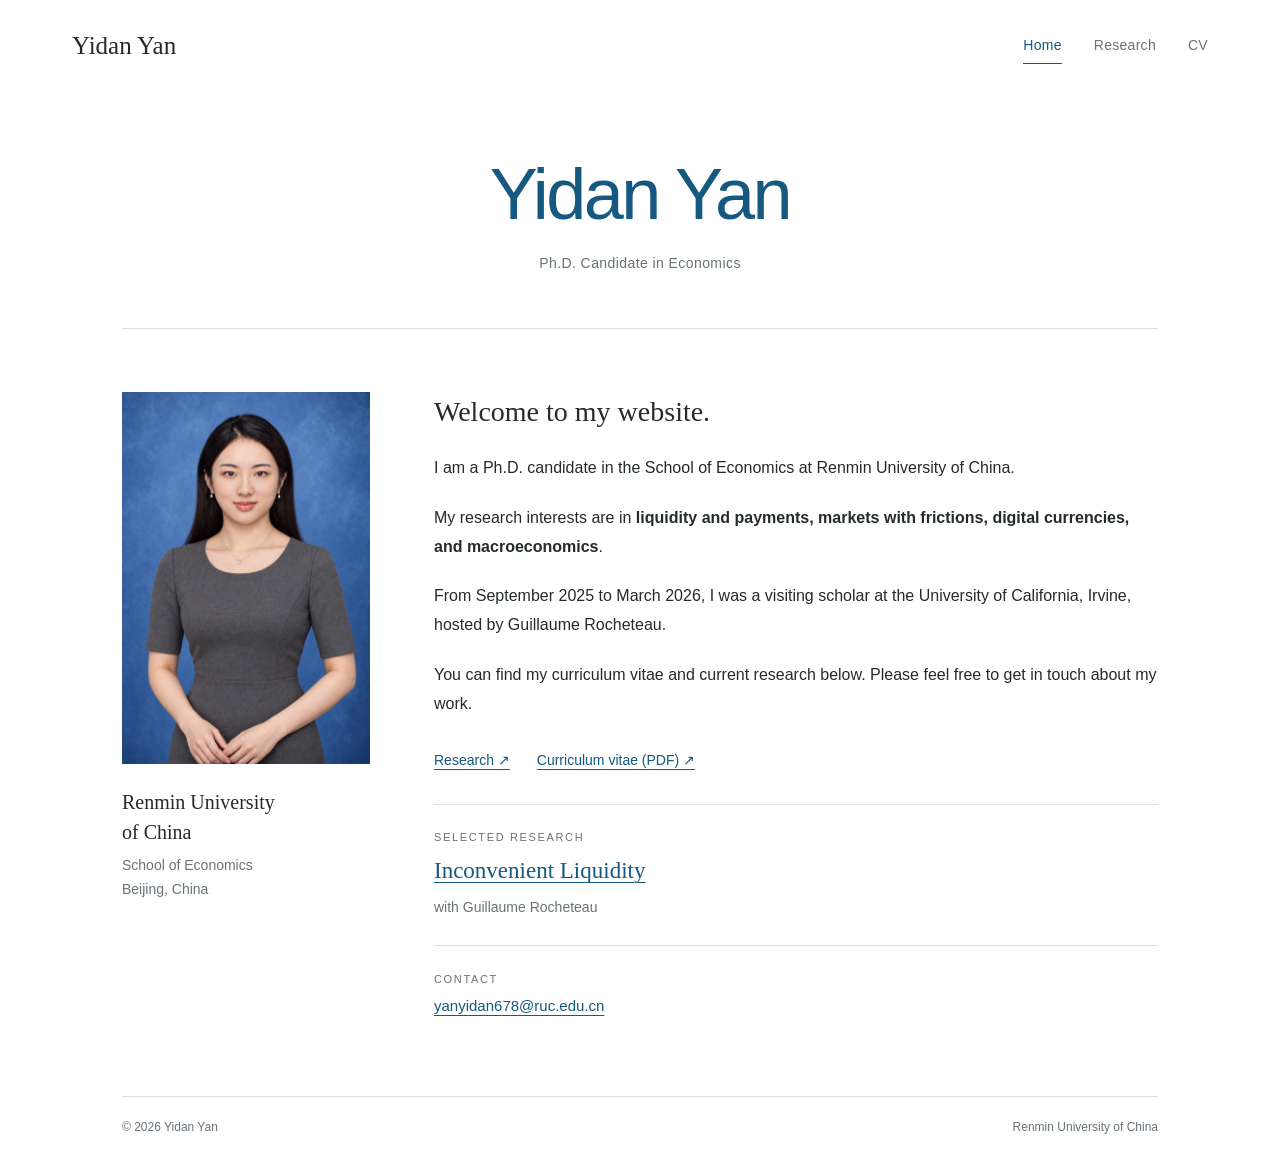
<file: docs/index.html>
<!DOCTYPE html>
<html lang="en"><head><meta charset="utf-8">
  <meta name="viewport" content="width=device-width, initial-scale=1">
  <meta name="generator" content="Quarto">
  <title>Yidan Yan | Economics</title>
  <meta name="description" content="Yidan Yan is a Ph.D.&nbsp;candidate in Economics at Renmin University of China. Her research fields are liquidity and payments, markets with frictions, digital currencies, and macroeconomics.">
  <meta name="theme-color" content="#155880">
  <link rel="icon" href="assets/favicon.svg" type="image/svg+xml">
    <link rel="stylesheet" href="assets/styles.css">
    </head>
<body>
  <a class="skip-link" href="#main">Skip to content</a>
  <header class="site-header">
    <a class="brand" href="index.html">Yidan Yan</a>
    <nav class="site-nav" aria-label="Main navigation">
      <a href="index.html" aria-current="page">Home</a>
      <a href="research.html">Research</a>
      <a href="cv.html">CV</a>
    </nav>
  </header>
  <main class="page" id="main">
    <header id="title-block-header" class="hero quarto-title-block">
      <h1 class="title">Yidan Yan</h1>
      <p class="hero-subtitle">Ph.D.&nbsp;Candidate in Economics</p>
    </header>
    <div class="home-grid">
    <div class="identity">
    <p><img class="portrait" src="assets/images/Yidan_Yan.png" alt="Portrait of Yidan Yan" width="1024" height="1536" fetchpriority="high"></p>
    <div class="affiliation">
    <p class="identity-title">
    Renmin University<br>of China
    </p>
    <p>
    School of Economics<br>Beijing, China
    </p>
    </div>
    </div>
    <section id="welcome-to-my-website." class="welcome biography">
    <h2 class="welcome">Welcome to my website.</h2>
    <p>I am a Ph.D.&nbsp;candidate in the School of Economics at Renmin University of China.</p>
    <p>My research interests are in <strong>liquidity and payments, markets with frictions, digital currencies, and macroeconomics</strong>.</p>
    <p>From September 2025 to March 2026, I was a visiting scholar at the University of California, Irvine, hosted by Guillaume Rocheteau.</p>
    <p>You can find my curriculum vitae and current research below. Please feel free to get in touch about my work.</p>
    <div class="text-links">
    <p><a href="./research.html">Research ↗</a> <a href="assets/Yidan_Yan_CV.pdf">Curriculum vitae (PDF) ↗</a></p>
    </div>
    <div class="featured-work">
    <p class="eyebrow">
    Selected research
    </p>
    <h3 class="featured-title" id="inconvenient-liquidity"><a href="assets/papers/Inconvenient_Liquidity.pdf">Inconvenient Liquidity</a></h3>
    <p class="coauthors">
    with Guillaume Rocheteau
    </p>
    </div>
    <div class="contact-inline">
    <p class="eyebrow">
    Contact
    </p>
    <p><a href="mailto:yanyidan678@ruc.edu.cn">yanyidan678@ruc.edu.cn</a></p>
    </div>
    </section>
    </div>
    
  </main>
  <footer class="site-footer">
    <span>© 2026 Yidan Yan</span>
    <span>Renmin University of China</span>
  </footer>


</body></html>
</file>
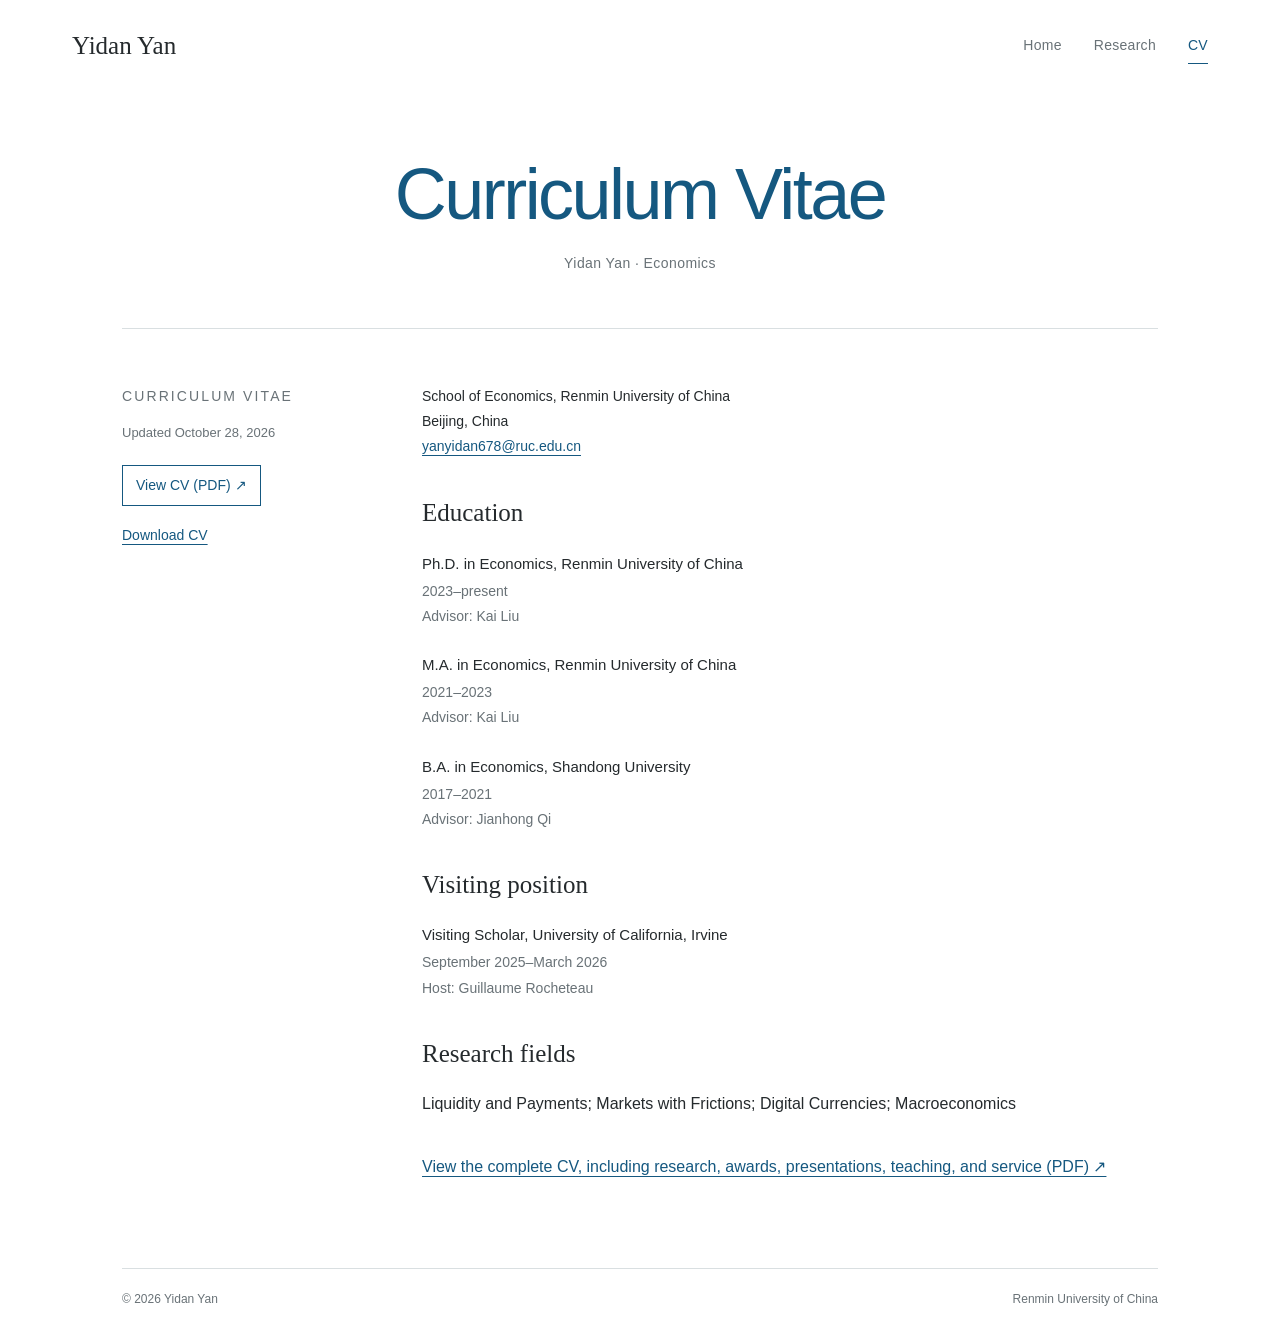
<file: docs/cv.html>
<!DOCTYPE html>
<html lang="en"><head><meta charset="utf-8">
  <meta name="viewport" content="width=device-width, initial-scale=1">
  <meta name="generator" content="Quarto">
  <title>Curriculum Vitae | Yidan Yan</title>
  <meta name="description" content="The curriculum vitae of Yidan Yan, Ph.D.&nbsp;candidate in Economics at Renmin University of China.">
  <meta name="theme-color" content="#155880">
  <link rel="icon" href="assets/favicon.svg" type="image/svg+xml">
    <link rel="stylesheet" href="assets/styles.css">
    </head>
<body>
  <a class="skip-link" href="#main">Skip to content</a>
  <header class="site-header">
    <a class="brand" href="index.html">Yidan Yan</a>
    <nav class="site-nav" aria-label="Main navigation">
      <a href="index.html">Home</a>
      <a href="research.html">Research</a>
      <a href="cv.html" aria-current="page">CV</a>
    </nav>
  </header>
  <main class="page" id="main">
    <header id="title-block-header" class="hero quarto-title-block">
      <h1 class="title">Curriculum Vitae</h1>
      <p class="hero-subtitle">Yidan Yan · Economics</p>
    </header>
    <div class="content-grid">
    <div class="section-aside">
    <p class="eyebrow">
    Curriculum vitae
    </p>
    <p class="cv-version">
    Updated October 28, 2026
    </p>
    <div class="cv-aside-links">
    <p><a class="pdf-button" href="assets/Yidan_Yan_CV.pdf">View CV (PDF) ↗</a> <a href="assets/Yidan_Yan_CV.pdf" download="Yidan_Yan_CV.pdf">Download CV</a></p>
    </div>
    </div>
    <div class="cv-content">
    <div class="cv-contact">
    <p>School of Economics, Renmin University of China<br> Beijing, China<br> <a href="mailto:yanyidan678@ruc.edu.cn">yanyidan678@ruc.edu.cn</a></p>
    </div>
    <section id="education" class="cv-section">
    <h2>Education</h2>
    <section id="ph.d.-in-economics-renmin-university-of-china" class="cv-item">
    <h3>Ph.D.&nbsp;in Economics, Renmin University of China</h3>
    <p class="cv-meta">
    2023–present
    </p>
    <p class="cv-meta">
    Advisor: Kai Liu
    </p>
    </section>
    <section id="m.a.-in-economics-renmin-university-of-china" class="cv-item">
    <h3>M.A.&nbsp;in Economics, Renmin University of China</h3>
    <p class="cv-meta">
    2021–2023
    </p>
    <p class="cv-meta">
    Advisor: Kai Liu
    </p>
    </section>
    <section id="b.a.-in-economics-shandong-university" class="cv-item">
    <h3>B.A. in Economics, Shandong University</h3>
    <p class="cv-meta">
    2017–2021
    </p>
    <p class="cv-meta">
    Advisor: Jianhong Qi
    </p>
    </section>
    </section>
    <section id="visiting-position" class="cv-section">
    <h2>Visiting position</h2>
    <section id="visiting-scholar-university-of-california-irvine" class="cv-item">
    <h3>Visiting Scholar, University of California, Irvine</h3>
    <p class="cv-meta">
    September 2025–March 2026
    </p>
    <p class="cv-meta">
    Host: Guillaume Rocheteau
    </p>
    </section>
    </section>
    <section id="research-fields" class="cv-section">
    <h2>Research fields</h2>
    <p>Liquidity and Payments; Markets with Frictions; Digital Currencies; Macroeconomics</p>
    </section>
    <p><a href="assets/Yidan_Yan_CV.pdf">View the complete CV, including research, awards, presentations, teaching, and service (PDF) ↗</a></p>
    </div>
    </div>
    
  </main>
  <footer class="site-footer">
    <span>© 2026 Yidan Yan</span>
    <span>Renmin University of China</span>
  </footer>


</body></html>
</file>
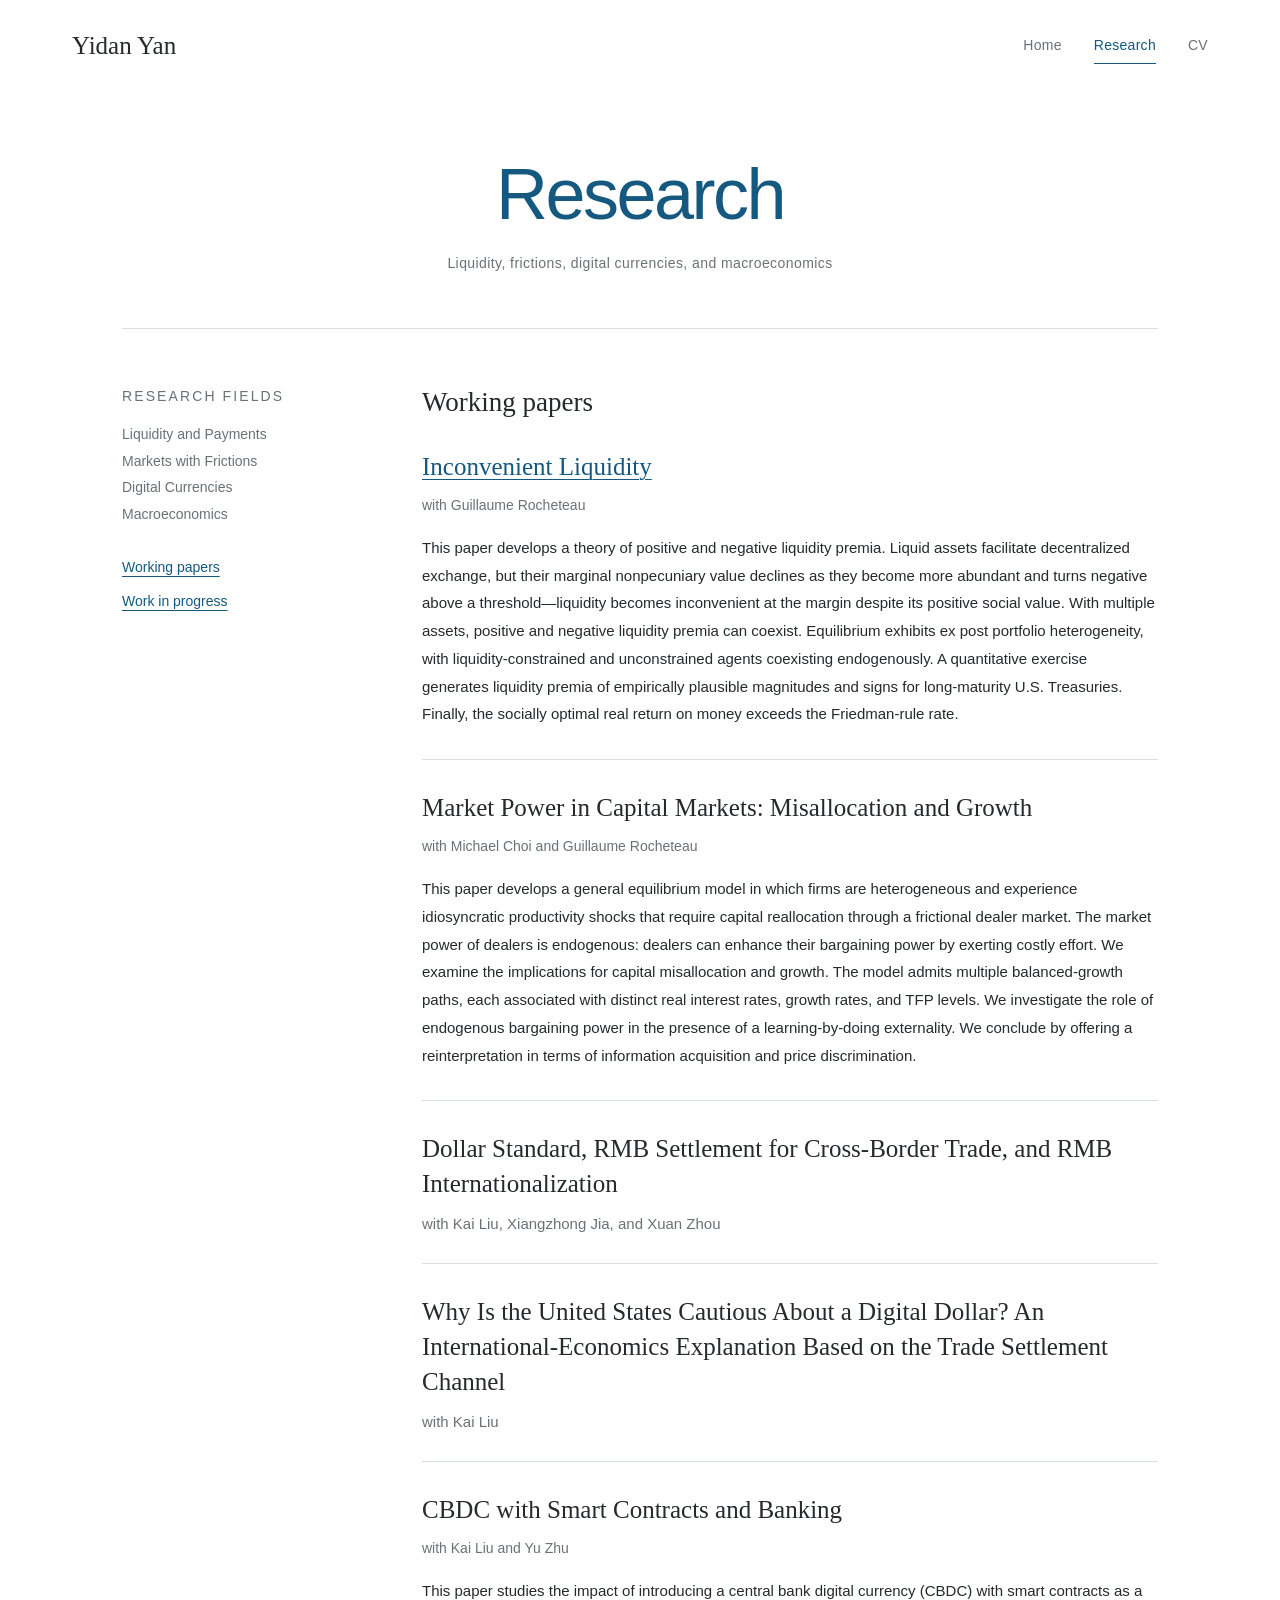
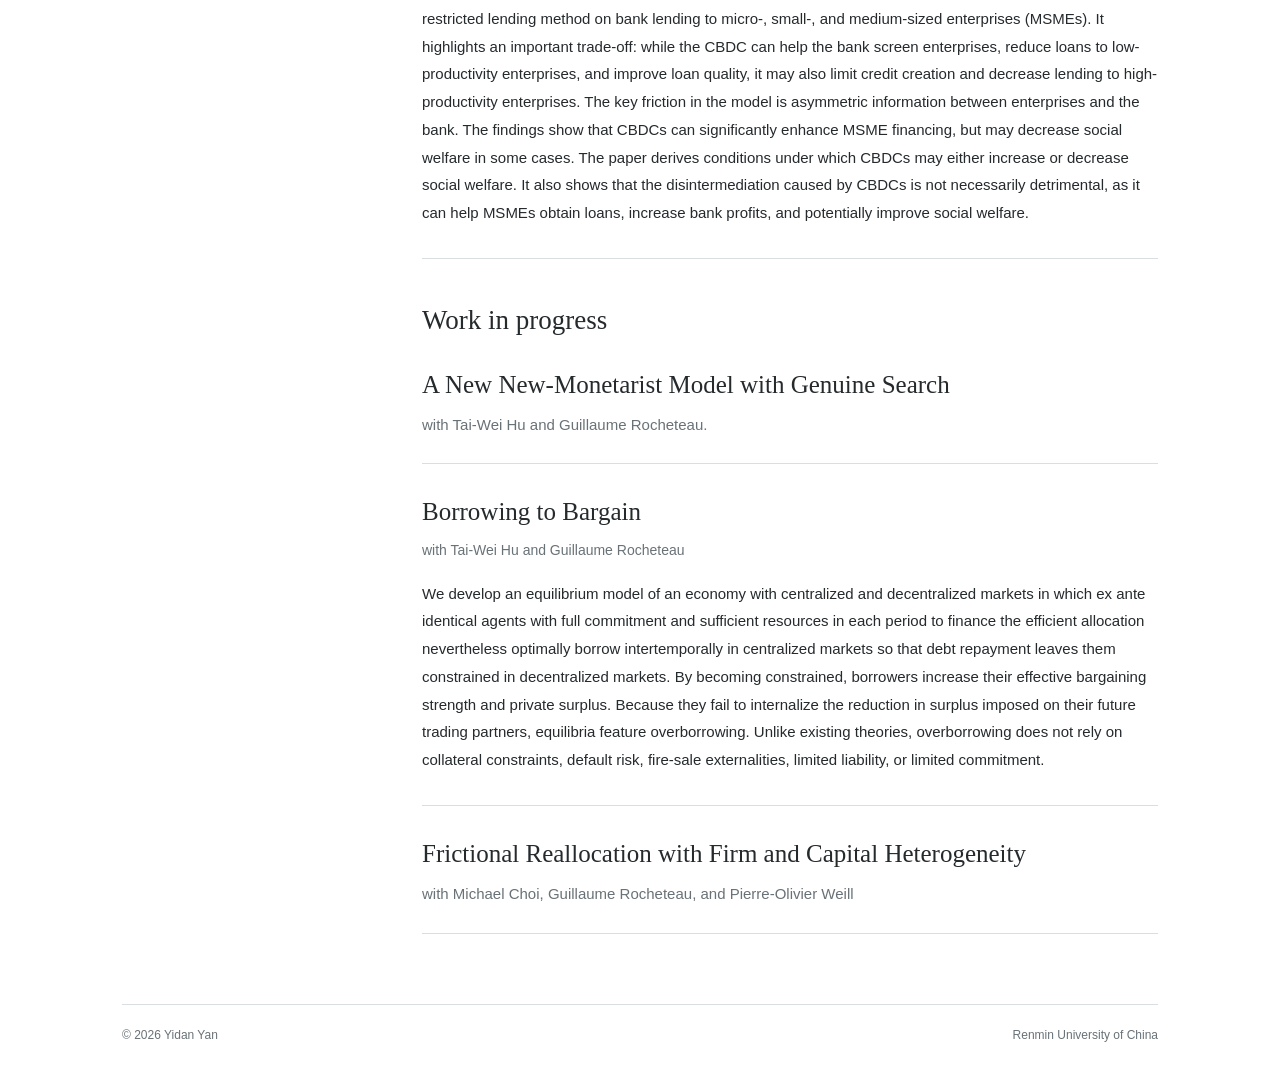
<file: docs/research.html>
<!DOCTYPE html>
<html lang="en"><head><meta charset="utf-8">
  <meta name="viewport" content="width=device-width, initial-scale=1">
  <meta name="generator" content="Quarto">
  <title>Research | Yidan Yan</title>
  <meta name="description" content="Research by Yidan Yan on liquidity and payments, markets with frictions, digital currencies, and macroeconomics.">
  <meta name="theme-color" content="#155880">
  <link rel="icon" href="assets/favicon.svg" type="image/svg+xml">
    <link rel="stylesheet" href="assets/styles.css">
    </head>
<body>
  <a class="skip-link" href="#main">Skip to content</a>
  <header class="site-header">
    <a class="brand" href="index.html">Yidan Yan</a>
    <nav class="site-nav" aria-label="Main navigation">
      <a href="index.html">Home</a>
      <a href="research.html" aria-current="page">Research</a>
      <a href="cv.html">CV</a>
    </nav>
  </header>
  <main class="page" id="main">
    <header id="title-block-header" class="hero quarto-title-block">
      <h1 class="title">Research</h1>
      <p class="hero-subtitle">Liquidity, frictions, digital currencies, and macroeconomics</p>
    </header>
    <div class="content-grid">
    <div class="section-aside">
    <p class="eyebrow">
    Research fields
    </p>
    <ul class="research-fields">
    <li>
    Liquidity and Payments
    </li>
    <li>
    Markets with Frictions
    </li>
    <li>
    Digital Currencies
    </li>
    <li>
    Macroeconomics
    </li>
    </ul>
    <nav class="section-links" aria-label="Research sections">
    <a href="#working-papers">Working papers</a> <a href="#work-in-progress">Work in progress</a>
    </nav>
    </div>
    <div class="paper-list">
    <h2 class="section-title" id="working-papers">Working papers</h2>
    <section id="inconvenient-liquidity" class="paper-title paper">
    <h3 class="paper-title"><a href="assets/papers/Inconvenient_Liquidity.pdf">Inconvenient Liquidity</a></h3>
    <p class="coauthors">
    with Guillaume Rocheteau
    </p>
    <p>This paper develops a theory of positive and negative liquidity premia. Liquid assets facilitate decentralized exchange, but their marginal nonpecuniary value declines as they become more abundant and turns negative above a threshold—liquidity becomes inconvenient at the margin despite its positive social value. With multiple assets, positive and negative liquidity premia can coexist. Equilibrium exhibits ex post portfolio heterogeneity, with liquidity-constrained and unconstrained agents coexisting endogenously. A quantitative exercise generates liquidity premia of empirically plausible magnitudes and signs for long-maturity U.S. Treasuries. Finally, the socially optimal real return on money exceeds the Friedman-rule rate.</p>
    </section>
    <section id="market-power-in-capital-markets-misallocation-and-growth" class="paper-title paper">
    <h3 class="paper-title">Market Power in Capital Markets: Misallocation and Growth</h3>
    <p class="coauthors">
    with Michael Choi and Guillaume Rocheteau
    </p>
    <p>This paper develops a general equilibrium model in which firms are heterogeneous and experience idiosyncratic productivity shocks that require capital reallocation through a frictional dealer market. The market power of dealers is endogenous: dealers can enhance their bargaining power by exerting costly effort. We examine the implications for capital misallocation and growth. The model admits multiple balanced-growth paths, each associated with distinct real interest rates, growth rates, and TFP levels. We investigate the role of endogenous bargaining power in the presence of a learning-by-doing externality. We conclude by offering a reinterpretation in terms of information acquisition and price discrimination.</p>
    </section>
    <section id="dollar-standard-rmb-settlement-for-cross-border-trade-and-rmb-internationalization" class="paper-title paper compact-paper">
    <h3 class="paper-title">Dollar Standard, RMB Settlement for Cross-Border Trade, and RMB Internationalization</h3>
    <p class="coauthors">
    with Kai Liu, Xiangzhong Jia, and Xuan Zhou
    </p>
    </section>
    <section id="why-is-the-united-states-cautious-about-a-digital-dollar-an-international-economics-explanation-based-on-the-trade-settlement-channel" class="paper-title paper compact-paper">
    <h3 class="paper-title">Why Is the United States Cautious About a Digital Dollar? An International-Economics Explanation Based on the Trade Settlement Channel</h3>
    <p class="coauthors">
    with Kai Liu
    </p>
    </section>
    <section id="cbdc-with-smart-contracts-and-banking" class="paper-title paper">
    <h3 class="paper-title">CBDC with Smart Contracts and Banking</h3>
    <p class="coauthors">
    with Kai Liu and Yu Zhu
    </p>
    <p>This paper studies the impact of introducing a central bank digital currency (CBDC) with smart contracts as a restricted lending method on bank lending to micro-, small-, and medium-sized enterprises (MSMEs). It highlights an important trade-off: while the CBDC can help the bank screen enterprises, reduce loans to low-productivity enterprises, and improve loan quality, it may also limit credit creation and decrease lending to high-productivity enterprises. The key friction in the model is asymmetric information between enterprises and the bank. The findings show that CBDCs can significantly enhance MSME financing, but may decrease social welfare in some cases. The paper derives conditions under which CBDCs may either increase or decrease social welfare. It also shows that the disintermediation caused by CBDCs is not necessarily detrimental, as it can help MSMEs obtain loans, increase bank profits, and potentially improve social welfare.</p>
    </section>
    <h2 class="section-title wip-title" id="work-in-progress">Work in progress</h2>
    <section id="a-new-new-monetarist-model-with-genuine-search" class="paper-title paper compact-paper">
    <h3 class="paper-title">A New New-Monetarist Model with Genuine Search</h3>
    <p class="coauthors">
    with Tai-Wei Hu and Guillaume Rocheteau.
    </p>
    </section>
    <section id="borrowing-to-bargain" class="paper-title paper">
    <h3 class="paper-title">Borrowing to Bargain</h3>
    <p class="coauthors">
    with Tai-Wei Hu and Guillaume Rocheteau
    </p>
    <p>We develop an equilibrium model of an economy with centralized and decentralized markets in which ex ante identical agents with full commitment and sufficient resources in each period to finance the efficient allocation nevertheless optimally borrow intertemporally in centralized markets so that debt repayment leaves them constrained in decentralized markets. By becoming constrained, borrowers increase their effective bargaining strength and private surplus. Because they fail to internalize the reduction in surplus imposed on their future trading partners, equilibria feature overborrowing. Unlike existing theories, overborrowing does not rely on collateral constraints, default risk, fire-sale externalities, limited liability, or limited commitment.</p>
    </section>
    <section id="frictional-reallocation-with-firm-and-capital-heterogeneity" class="paper-title paper compact-paper">
    <h3 class="paper-title">Frictional Reallocation with Firm and Capital Heterogeneity</h3>
    <p class="coauthors">
    with Michael Choi, Guillaume Rocheteau, and Pierre-Olivier Weill
    </p>
    </section>
    </div>
    </div>
    
  </main>
  <footer class="site-footer">
    <span>© 2026 Yidan Yan</span>
    <span>Renmin University of China</span>
  </footer>


</body></html>
</file>
<file: docs/assets/styles.css>
*{box-sizing:border-box}html{scroll-behavior:smooth}body{margin:0;background:var(--paper);color:var(--ink);font:16px/1.8 var(--sans);-webkit-font-smoothing:antialiased}a{color:var(--blue);text-underline-offset:4px;text-decoration-thickness:1px}a:hover{color:#103c57}a:focus-visible,button:focus-visible,summary:focus-visible{outline:2px solid var(--blue);outline-offset:6px;border-radius:2px}.skip-link{position:absolute;top:10px;left:20px;transform:translateY(-180%);background:white;padding:8px 16px;z-index:5}.skip-link:focus{transform:none}.site-header{max-width:1200px;margin:0 auto;padding:28px 32px;display:flex;align-items:center;justify-content:space-between;gap:24px}.brand{font:25px/1.3 var(--serif);color:var(--ink);text-decoration:none}.site-nav{display:flex;gap:32px;align-items:center}.site-nav a{font-size:14px;letter-spacing:.02em;text-decoration:none;color:var(--muted);padding:5px 0;border-bottom:1px solid transparent}.site-nav a[aria-current=page]{color:var(--blue);border-bottom-color:var(--blue)}.site-nav a:hover{color:var(--blue)}.page{max-width:1100px;margin:0 auto;padding:0 32px}.hero{text-align:center;padding:59px 0 52px;border-bottom:1px solid var(--line)}h1,h2,h3,p{margin-top:0}h1{font:normal clamp(46px,6vw,72px)/1.2 var(--serif);letter-spacing:-.035em;color:var(--blue);margin-bottom:13px}.hero-subtitle{font-size:14px;color:var(--muted);letter-spacing:.03em;margin:0}.home-grid{display:grid;grid-template-columns:230px minmax(0,1fr);gap:70px;padding:63px 0 75px}.identity{border-top:2px solid var(--blue);padding-top:22px}.eyebrow{font:11px/1.7 var(--sans);text-transform:uppercase;letter-spacing:.15em;color:var(--muted);margin:0 0 12px}.identity-title{font:21px/1.5 var(--serif);margin-bottom:6px}.identity p:not(.eyebrow):not(.identity-title){font-size:14px;color:var(--muted);line-height:1.75;margin-bottom:0}.fields{margin-top:37px}.fields ul{padding:0;list-style:none;margin:0;font-size:14px;line-height:2}.biography p{margin-bottom:21px}.biography .welcome{font:28px/1.4 var(--serif);margin-bottom:23px}.text-links{display:flex;gap:27px;flex-wrap:wrap;margin-top:29px;font-size:14px}.contact-inline{border-top:1px solid var(--line);padding-top:24px;margin-top:34px}.contact-inline .eyebrow{margin-bottom:4px}.contact-inline a{font-size:15px}.site-footer{max-width:1036px;margin:0 auto;padding:20px 0 28px;border-top:1px solid var(--line);display:flex;justify-content:space-between;gap:20px;color:var(--muted);font-size:12px}.site-footer a{text-decoration:none;color:var(--muted)}.content-grid{display:grid;grid-template-columns:230px minmax(0,1fr);gap:70px;padding:55px 0 70px}.section-aside p{font-size:14px;color:var(--muted);line-height:1.8}h2.section-title{font:normal 27px/1.4 var(--serif);margin-bottom:27px;color:var(--ink)}.paper{padding:0 0 31px;margin-bottom:30px;border-bottom:1px solid var(--line)}.paper:last-child{margin-bottom:0}h3.paper-title{font:normal 25px/1.4 var(--serif);color:var(--blue);margin-bottom:9px}.coauthors{color:var(--muted);font-size:14px;margin-bottom:16px}.paper-summary{font-size:15px;line-height:1.85;margin-bottom:0}.research-note{font:italic 14px/1.8 var(--serif);color:var(--muted);margin:24px 0 0}.cv-section{margin-bottom:34px}.cv-section h2{font:normal 25px/1.5 var(--serif);margin-bottom:18px}.cv-item{margin-bottom:22px}.cv-item h3{font-size:15px;font-weight:normal;margin-bottom:2px}.cv-meta{font-size:14px;color:var(--muted);margin:0}.cv-papers{padding-left:19px;font-size:15px}.cv-papers li{margin-bottom:15px}.cv-papers span{display:block;font-size:14px;color:var(--muted)}.cv-aside-links{display:flex;flex-direction:column;align-items:flex-start;gap:12px;font-size:14px}.print-button{border:1px solid var(--line);background:white;color:var(--blue);font:14px var(--sans);padding:10px 15px;cursor:pointer}.print-button:hover{border-color:var(--blue)}.print-note{font-size:12px!important;margin-top:14px!important}.cv-contact{font-size:14px;margin-bottom:28px}.cv-contact a{overflow-wrap:anywhere}@media(min-width:1400px){.hero{padding-top:79px}.home-grid{padding-top:72px;padding-bottom:90px}}@media(max-width:760px){.site-header{padding:22px 24px}.site-nav{gap:23px}.page{padding:0 24px}.hero{padding:40px 0 35px}.home-grid,.content-grid{grid-template-columns:1fr;gap:32px;padding:38px 0 44px}.home-grid .identity{display:grid;grid-template-columns:1fr 1fr;gap:26px}.fields{margin:0}.home-grid .affiliation{min-width:0}.biography .welcome{font-size:26px}.site-footer{margin:0 24px;padding:18px 0 25px}.section-aside{border-top:2px solid var(--blue);padding-top:18px}.section-aside p{margin-bottom:0}.cv-aside-links{flex-direction:row;gap:24px}.print-note{display:none}h3.paper-title{font-size:23px}.content-grid .section-aside{max-width:none}}@media(max-width:420px){.brand{font-size:22px}.site-nav{gap:17px}.site-header{padding-left:20px;padding-right:20px}.site-nav a{font-size:13px}.page{padding:0 20px}.home-grid .identity{grid-template-columns:1fr;gap:22px}.fields ul{display:flex;gap:8px 18px;flex-wrap:wrap;line-height:1.7}.fields{margin-top:1px}.site-footer{margin:0 20px}.site-footer span:last-child{display:none}.text-links{gap:22px}h1{font-size:48px}.identity-title{font-size:20px}.hero-subtitle{font-size:13px}}@media(prefers-reduced-motion:reduce){html{scroll-behavior:auto}}@media print{.site-header,.site-footer,.skip-link,.cv-aside-links,.print-note{display:none}.page{max-width:none;padding:0}.hero{padding:0 0 20px;text-align:left}h1{font-size:36px}.content-grid{display:block;padding:24px 0 0}.section-aside{display:none}.cv-section{break-inside:avoid;margin-bottom:22px}body{font-size:11pt;line-height:1.6}a{color:inherit;text-decoration:none}.cv-section h2{font-size:18pt}.hero-subtitle{font-size:11pt}}
:root{--blue:#155880;--ink:#252a2d;--muted:#697277;--line:#d9dfe1;--paper:#fff;--serif:Georgia,'Times New Roman',serif;--sans:Arial,Helvetica,sans-serif}

/* Typography and spacing adapted to the reference academic homepage. */
h1{font-family:var(--sans);font-weight:400;letter-spacing:-.035em}
.text-links p{display:flex;flex-wrap:wrap;gap:27px;margin:0}
.contact-inline p:last-child{margin-bottom:0}
.paper>p:last-child{font-size:15px;line-height:1.85;margin-bottom:0}
.portrait{display:block;width:100%;height:auto;border-radius:0;margin:0 0 24px}
@media(max-width:420px){.text-links p{gap:22px}}

/* Portrait and current research materials. */
.home-grid{grid-template-columns:248px minmax(0,1fr);gap:64px}
.identity{border-top:0;padding-top:0}
.portrait{display:block;width:100%;max-width:248px;height:auto;margin:0 auto 23px}
.identity-title{font-size:20px}
.featured-work{margin-top:31px;padding-top:23px;border-top:1px solid var(--line)}
.featured-work .eyebrow{margin-bottom:9px}
h3.featured-title{font:normal 23px/1.4 var(--serif);margin:0 0 7px}
.featured-work .coauthors{margin:0;font-size:14px}
.contact-inline{margin-top:25px}
h3.paper-title{color:var(--ink)}
.paper-title a{color:var(--blue)}
.paper>p:not(.coauthors){font-size:15px;line-height:1.85;margin-bottom:0}
.compact-paper{padding-bottom:25px}
.compact-paper .coauthors{margin-bottom:0}
h2.wip-title{margin-top:43px;scroll-margin-top:25px}
h2.section-title{scroll-margin-top:25px}
.research-fields{list-style:none;margin:0;padding:0;font-size:14px;line-height:1.9;color:var(--muted)}
.section-links{display:flex;flex-direction:column;gap:8px;margin-top:28px;font-size:14px}
.section-aside{position:sticky;top:32px;align-self:start}
.cv-version{font-size:13px!important;margin-bottom:21px!important}
.cv-aside-links{gap:17px}
.cv-aside-links p{display:flex;flex-direction:column;align-items:flex-start;gap:17px;margin:0}
.pdf-button{display:inline-block;border:1px solid var(--blue);padding:8px 13px;text-decoration:none;font-size:14px;line-height:1.6}
.pdf-button:hover{background:#f4f8fb}
.cv-contact{margin-bottom:35px}
@media(max-width:760px){
  .home-grid{grid-template-columns:1fr;gap:34px}
  .home-grid .identity{display:grid;grid-template-columns:200px 1fr;gap:30px;align-items:end}
  .home-grid .portrait{max-width:200px;margin:0}
  .home-grid .affiliation{padding-bottom:4px}
  .section-aside{position:static}
  .content-grid{gap:32px}
}
@media(max-width:520px){
  .home-grid .identity{display:block}
  .home-grid .portrait{max-width:230px;margin:0 auto 20px}
  .home-grid .affiliation{text-align:center}
  .hero-subtitle{max-width:30em;margin:0 auto}
  .cv-aside-links{flex-wrap:wrap;align-items:center}
}
</file>
